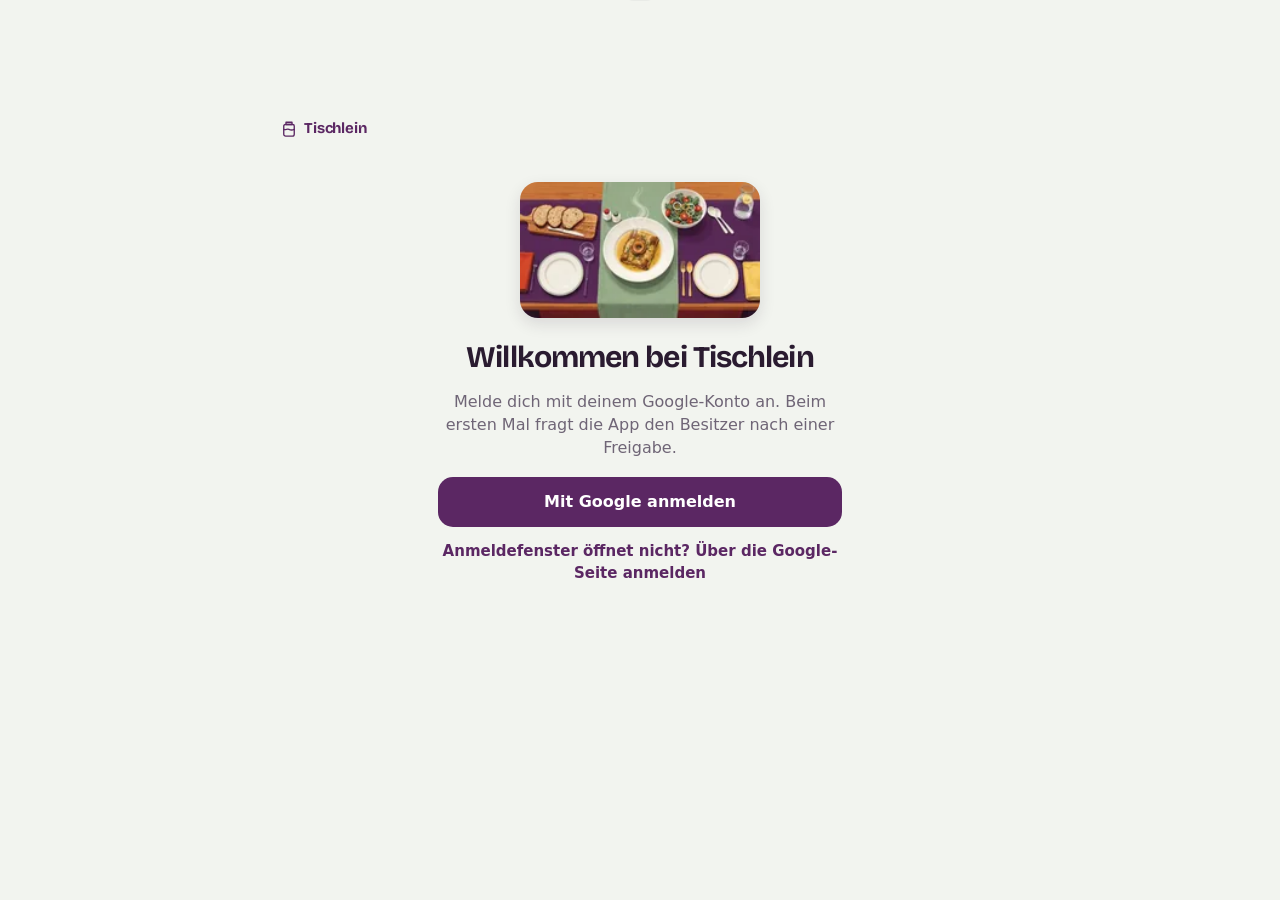
<file: index.html>
<!DOCTYPE html>
<html lang="de">
<head>
  <meta charset="utf-8">
  <meta name="viewport" content="width=device-width, initial-scale=1, viewport-fit=cover">
  <meta name="theme-color" content="#F2F4EF" media="(prefers-color-scheme: light)">
  <meta name="theme-color" content="#1B1420" media="(prefers-color-scheme: dark)">
  <meta name="apple-mobile-web-app-capable" content="yes">
  <meta name="mobile-web-app-capable" content="yes">
  <meta name="apple-mobile-web-app-status-bar-style" content="default">
  <meta name="apple-mobile-web-app-title" content="Tischlein">
  <meta name="description" content="Tischlein – Abendessen planen, Vorrat im Blick, einmal pro Woche einkaufen.">
  <link rel="manifest" href="manifest.webmanifest">
  <link rel="icon" href="icon.svg" type="image/svg+xml">
  <link rel="apple-touch-icon" href="icon-180.png">
  <link rel="preload" href="fonts/BricolageGrotesque-Bold.woff" as="font" type="font/woff" crossorigin>
  <link rel="stylesheet" href="app.css">
  <title>Tischlein</title>
</head>
<body>
  <header class="masthead" id="masthead"></header>
  <main id="view" tabindex="-1"></main>
  <button class="fab" id="fab" data-action="voice" aria-label="Spracheingabe"></button>
  <nav class="tabbar" id="tabbar" aria-label="Hauptnavigation"></nav>
  <div class="sheet-backdrop" id="backdrop" data-action="close-sheet"></div>
  <section class="sheet" id="sheet" role="dialog" aria-modal="true" aria-labelledby="sheetTitle"></section>
  <div class="toast" id="toast" role="status" aria-live="polite"></div>
  <div class="sync" id="sync" role="status" aria-live="polite"></div>
  <script src="config.js"></script>
  <script src="core/domain.js"></script>
  <script src="net.js"></script>
  <script src="img/bilder.js"></script>
  <script src="illus.js"></script>
  <script src="seed.js"></script>
  <script src="app.js"></script>
</body>
</html>
</file>
<file: app.css>
/* Tischlein – Gestaltung
 * Palette aus der Küche: Porzellan (Grund), Aubergine (Tinte & Aktion), Salbei (frisch/ok),
 * Kürbis (bald aufbrauchen), Paprika (abgelaufen/fehlt), Zitrone (Hervorhebung), Holz (Regal).
 * Schrift: Bricolage Grotesque für Überschriften (Marktschild-Charakter), Systemschrift für Text. */

/* Selbst gehostete Schrift (SIL Open Font License, siehe fonts/OFL.txt) – keine Anfragen an Google Fonts. */
@font-face { font-family: "Bricolage Grotesque"; src: url("fonts/BricolageGrotesque-Regular.woff") format("woff"); font-weight: 300 599; font-display: swap; }
@font-face { font-family: "Bricolage Grotesque"; src: url("fonts/BricolageGrotesque-Bold.woff") format("woff"); font-weight: 600 900; font-display: swap; }
:root {
  --porzellan: #F2F4EF;
  --surface: #FFFFFF;
  --surface-2: #E8ECE5;
  --ink: #2A1B30;
  --muted: #6F6576;
  --line: #DEE3DA;
  --aub: #5B2763;
  --aub-ink: #FFFFFF;
  --aub-soft: #EFE4F0;
  --aub2: #8E4C93;
  --salbei: #8DB88F;
  --salbei-dk: #3F7449;
  --salbei-soft: #E2EFDF;
  --kuerbis: #EE9B32;
  --kuerbis-dk: #A85F07;
  --kuerbis-soft: #FCEBD2;
  --paprika: #D8462C;
  --paprika-dk: #B23218;
  --paprika-soft: #FADDD6;
  --zitrone: #F3D96B;
  --holz: #C58E5C;
  --holz-dk: #9D6A3E;
  --glas: rgba(255, 255, 255, .72);
  --glas-rand: rgba(91, 39, 99, .16);
  --frost: #7FA9C9;
  --radius-l: 26px;
  --radius-m: 18px;
  --radius-s: 12px;
  --shadow: 0 1px 0 rgba(42, 27, 48, .04), 0 10px 30px -12px rgba(42, 27, 48, .18);
  --tabbar-h: 66px;
  --safe-b: env(safe-area-inset-bottom, 0px);
  --safe-t: env(safe-area-inset-top, 0px);
  --display: "Bricolage Grotesque", "Avenir Next", "Segoe UI", system-ui, sans-serif;
  --text: -apple-system, BlinkMacSystemFont, "SF Pro Text", "Segoe UI", Roboto, system-ui, sans-serif;
  color-scheme: light dark;
}
@media (prefers-color-scheme: dark) {
  :root {
    --porzellan: #1B1420; --surface: #261D2C; --surface-2: #33283A; --ink: #F3EEF4; --muted: #B1A6B6; --line: #3A2F41;
    --aub: #C99BD0; --aub-ink: #22142A; --aub-soft: #3B2944; --aub2: #A26AA8;
    --salbei-dk: #9BD0A0; --salbei-soft: #253A2A; --kuerbis-dk: #F2B45E; --kuerbis-soft: #3E2D17; --paprika-dk: #F28B78; --paprika-soft: #43231E;
    --holz: #8C6243; --holz-dk: #6E4B31; --glas: rgba(255, 255, 255, .09); --glas-rand: rgba(255, 255, 255, .14);
    --shadow: 0 1px 0 rgba(0, 0, 0, .25), 0 12px 30px -12px rgba(0, 0, 0, .6);
  }
}

* { box-sizing: border-box; -webkit-tap-highlight-color: transparent; }
html, body { margin: 0; background: var(--porzellan); color: var(--ink); }
body { font: 16px/1.45 var(--text); min-height: 100vh; padding-bottom: calc(var(--tabbar-h) + var(--safe-b) + 96px); -webkit-font-smoothing: antialiased; }
button, input, select, textarea { font: inherit; color: inherit; }
:focus-visible { outline: 3px solid var(--kuerbis); outline-offset: 2px; border-radius: 8px; }
@media (prefers-reduced-motion: reduce) { *, *::before, *::after { transition: none !important; animation: none !important; } }

/* --- Illustrations-Farben -------------------------------------------------- */
.f-aub { fill: var(--aub); } .f-aub2 { fill: var(--aub2); } .f-ink { fill: var(--ink); }
.f-sal { fill: var(--salbei); } .f-kur { fill: var(--kuerbis); } .f-pap { fill: var(--paprika); } .f-pap2 { fill: var(--paprika-dk); } .f-zit { fill: var(--zitrone); }
.f-wood { fill: var(--holz); } .f-wood2 { fill: var(--holz-dk); } .f-plate { fill: var(--surface); stroke: var(--line); stroke-width: 1.2; } .f-plate2 { fill: var(--surface-2); }
.f-card { fill: var(--surface); stroke: var(--line); stroke-width: 1.2; } .f-card2 { fill: var(--surface-2); stroke: var(--line); stroke-width: 1.2; }
.f-bowl { fill: var(--aub); } .f-broth { fill: #E9C46A; } .f-dump { fill: #F1E0BF; stroke: #D7BE8E; stroke-width: 1; }
.f-bun { fill: #E3A55A; } .f-seed { fill: #FFF3D8; } .f-patty { fill: #6B3B22; } .f-crust { fill: #E8B66F; } .f-egg { fill: #FFFDF6; stroke: #EADFC6; stroke-width: 1; }
.f-pan { fill: #3B3340; } .f-cloche { fill: var(--aub2); } .f-shine { fill: #FFFFFF; } .f-shadow { fill: rgba(42, 27, 48, .12); }
.f-lid { fill: var(--aub); } .f-glass { fill: var(--glas); stroke: var(--glas-rand); stroke-width: 1.2; } .f-bg { fill: var(--porzellan); }
.s-pasta { stroke: #F2CF6B; } .s-steam { stroke: var(--muted); opacity: .45; } .s-ink { stroke: var(--ink); } .s-kur { stroke: var(--kuerbis); } .s-sal2 { stroke: var(--salbei-dk); } .s-salk { stroke: var(--salbei-dk); }
.s-cheese { stroke: #FFE7A3; } .s-cut { stroke: #7a3a1f; } .s-panh { stroke: #3B3340; } .s-line { stroke: var(--line); } .s-aub { stroke: var(--aub); } .s-white { stroke: #fff; } .s-plate { stroke: #fff; } .s-frost { stroke: var(--frost); }

/* --- Kopf ------------------------------------------------------------------ */
.masthead { position: relative; padding: calc(var(--safe-t) + 18px) 20px 6px; max-width: 760px; margin: 0 auto; display: grid; grid-template-columns: 1fr auto; align-items: end; min-height: 132px; }
.masthead .brand { font-family: var(--display); font-weight: 700; font-size: 15px; letter-spacing: -.01em; color: var(--aub); display: flex; align-items: center; gap: 6px; }
.masthead .brand svg { width: 18px; height: 18px; }
.masthead h1 { font-family: var(--display); font-weight: 750; font-size: 40px; line-height: .98; letter-spacing: -.035em; margin: 6px 0 4px; }
.masthead .date { color: var(--muted); font-size: 14px; }
.masthead .scene { width: 150px; height: 84px; margin-right: -6px; }
.masthead .gear { position: absolute; top: calc(var(--safe-t) + 12px); right: 16px; }
.demo-flag { display: inline-block; font-size: 12px; font-weight: 650; color: var(--kuerbis-dk); background: var(--kuerbis-soft); border-radius: 999px; padding: 2px 9px; margin-left: 4px; }

main { padding: 4px 16px 0; max-width: 760px; margin: 0 auto; outline: none; }
.sec { font-family: var(--display); font-weight: 700; font-size: 21px; letter-spacing: -.02em; margin: 28px 4px 12px; display: flex; justify-content: space-between; align-items: baseline; gap: 12px; }
.sec .aside { font-family: var(--text); font-size: 14px; font-weight: 500; color: var(--muted); letter-spacing: 0; }
h3 { margin: 0; font-family: var(--display); font-size: 20px; letter-spacing: -.02em; }

/* --- Flächen ------------------------------------------------------------------ */
.panel { background: var(--surface); border-radius: var(--radius-m); box-shadow: var(--shadow); overflow: hidden; margin-bottom: 12px; }
.row { display: flex; align-items: center; gap: 12px; padding: 12px 16px; min-height: 56px; position: relative; }
.row + .row::before { content: ""; position: absolute; top: 0; left: 16px; right: 0; border-top: 1px solid var(--line); }
.row.indent + .row.indent::before { left: 64px; }
.row .grow { flex: 1; min-width: 0; }
.row .title { font-weight: 600; }
.row .sub { font-size: 13.5px; color: var(--muted); margin-top: 1px; }
.tap { cursor: pointer; }
.tap:active { background: var(--surface-2); }
.qty { font-variant-numeric: tabular-nums; font-weight: 650; white-space: nowrap; text-align: right; }
.muted { color: var(--muted); } .small { font-size: 13.5px; }

.dish { width: 44px; height: 44px; flex: none; }
.dish.lg { width: 108px; height: 108px; }
.dept { width: 26px; height: 26px; flex: none; }

/* Heute: Teller-Bühne */
.tonight { position: relative; background: var(--aub); color: #fff; border-radius: var(--radius-l); padding: 22px 20px 20px; overflow: hidden; box-shadow: var(--shadow); }
.tonight::after { content: ""; position: absolute; right: -60px; top: -60px; width: 240px; height: 240px; border-radius: 50%; background: rgba(255, 255, 255, .07); }
.tonight .when { font-size: 14px; opacity: .8; }
.tonight h2 { font-family: var(--display); font-size: 34px; line-height: 1.02; letter-spacing: -.03em; margin: 6px 0 10px; max-width: 62%; font-weight: 750; }
.tonight .facts { display: flex; gap: 14px; font-size: 14px; opacity: .9; }
.tonight .dish.lg { position: absolute; right: 10px; top: 14px; z-index: 1; filter: drop-shadow(0 10px 14px rgba(0, 0, 0, .25)); }
.tonight .ing { display: flex; flex-wrap: wrap; gap: 6px; margin: 18px 0 18px; position: relative; z-index: 1; }
.tonight .tag { background: rgba(255, 255, 255, .14); color: #fff; }
.tonight .tag.missing { background: var(--kuerbis); color: #2A1B30; }
.tonight .tag.unclear { background: transparent; border: 1px dashed rgba(255, 255, 255, .5); }
.tonight .btn { background: rgba(255, 255, 255, .16); color: #fff; }
.tonight .btn.primary { background: #fff; color: var(--aub); }
@media (prefers-color-scheme: dark) { .tonight { background: #4A2652; } .tonight .btn.primary { color: #4A2652; } }

.tag { display: inline-flex; align-items: center; gap: 5px; font-size: 13px; font-weight: 600; padding: 5px 10px; border-radius: 999px; white-space: nowrap; }
.tag.ok { background: var(--salbei-soft); color: var(--salbei-dk); }
.tag.warn { background: var(--kuerbis-soft); color: var(--kuerbis-dk); }
.tag.bad { background: var(--paprika-soft); color: var(--paprika-dk); }
.tag.plain { background: var(--surface-2); color: var(--muted); }
.tag.unclear { border: 1px dashed var(--muted); color: var(--muted); }
.dot { width: 10px; height: 10px; border-radius: 50%; flex: none; background: var(--line); }
.dot.ok { background: var(--salbei); } .dot.warn { background: var(--kuerbis); } .dot.bad { background: var(--paprika); } .dot.unclear { background: transparent; border: 1.5px dashed var(--muted); }

/* Bald aufbrauchen: Streifen */
.strip { display: flex; gap: 10px; overflow-x: auto; padding: 2px 2px 8px; scrollbar-width: none; scroll-snap-type: x mandatory; }
.strip::-webkit-scrollbar { display: none; }
.strip .item { flex: 0 0 auto; width: 132px; scroll-snap-align: start; background: var(--surface); border-radius: var(--radius-m); padding: 12px; box-shadow: var(--shadow); cursor: pointer; }
.strip .item .n { font-weight: 650; margin: 8px 0 2px; line-height: 1.2; }
.strip .item .q { font-size: 13px; color: var(--muted); }

/* --- Vorratsregal --------------------------------------------------------------- */
.view-toggle { display: inline-flex; background: var(--surface-2); border-radius: 999px; padding: 3px; }
.view-toggle button { border: 0; background: none; border-radius: 999px; padding: 6px 14px; font-size: 14px; font-weight: 600; color: var(--muted); cursor: pointer; }
.view-toggle button.on { background: var(--surface); color: var(--ink); box-shadow: var(--shadow); }
.shelf { position: relative; margin: 6px 0 26px; padding: 0 4px; }
.shelf-head { display: flex; justify-content: space-between; align-items: baseline; margin: 0 6px 10px; }
.shelf-head b { font-family: var(--display); font-size: 19px; letter-spacing: -.02em; }
.shelf-head .count { color: var(--muted); font-size: 14px; }
.shelf-head .inv { border: 0; background: none; color: var(--aub); font-weight: 650; cursor: pointer; font-size: 14px; }
.shelf .jars { display: grid; grid-template-columns: repeat(auto-fill, minmax(76px, 1fr)); gap: 16px 10px; padding: 0 8px 0; position: relative; }
.shelf .board { height: 12px; border-radius: 4px; background: linear-gradient(var(--holz), var(--holz-dk)); box-shadow: 0 8px 14px -8px rgba(60, 30, 10, .55); margin-top: -2px; position: relative; z-index: 0; }
.shelf.frost .board { background: linear-gradient(#B9D3E6, #8EB2CC); }
.shelf.frost .jar .body { background: linear-gradient(180deg, rgba(220, 236, 247, .7), rgba(255, 255, 255, .55)); }
.shelf .row-board { grid-column: 1 / -1; height: 0; }

.jar { border: 0; background: none; padding: 0; cursor: pointer; display: flex; flex-direction: column; align-items: center; text-align: center; position: relative; z-index: 1; }
.jar .lid { width: 62%; height: 9px; border-radius: 4px 4px 2px 2px; background: var(--aub); position: relative; transition: transform .25s; }
.jar.opened .lid { transform: translateY(-5px) rotate(-14deg); }
.jar .lid i { position: absolute; right: -4px; top: -4px; width: 10px; height: 10px; border-radius: 50%; border: 2px solid var(--porzellan); }
.jar .lid i.warn { background: var(--kuerbis); } .jar .lid i.bad { background: var(--paprika); }
.jar .body { width: 78%; aspect-ratio: 3 / 3.6; border-radius: 10px 10px 13px 13px; background: var(--glas); border: 1.5px solid var(--glas-rand); position: relative; overflow: hidden; margin-top: 2px;
  box-shadow: inset 6px 0 0 -2px rgba(255, 255, 255, .55); }
.jar .fill { position: absolute; left: 4px; right: 4px; bottom: 4px; border-radius: 6px 6px 9px 9px; transition: height .6s cubic-bezier(.2, .8, .2, 1); }
.jar .label { position: absolute; left: 50%; top: 40%; transform: translate(-50%, -50%) rotate(-2deg); background: #FFFDF7; color: #2A1B30; font-size: 10.5px; font-weight: 700; line-height: 1.1; padding: 3px 5px; border-radius: 3px; max-width: 86%; box-shadow: 0 1px 2px rgba(0, 0, 0, .12); overflow: hidden; text-overflow: ellipsis; white-space: nowrap; }
.jar .name { margin-top: 8px; font-size: 13px; font-weight: 600; line-height: 1.15; max-width: 100%; overflow: hidden; display: -webkit-box; -webkit-line-clamp: 2; -webkit-box-orient: vertical; min-height: 30px; hyphens: auto; -webkit-hyphens: auto; }
.jar .amount { font-size: 12px; color: var(--muted); font-variant-numeric: tabular-nums; }
.jar:active .body { transform: scale(.96); }
.fill.c-obst { background: linear-gradient(#A8D0A4, #6FA874); }
.fill.c-brot { background: linear-gradient(#F0C98D, #D99F55); }
.fill.c-kuehl { background: linear-gradient(#FFF1C7, #F3D58A); }
.fill.c-tk { background: linear-gradient(#D6E8F5, #A9C8E0); }
.fill.c-vorrat { background: linear-gradient(#F4B76A, #E08B3A); }
.fill.c-haus { background: linear-gradient(#D2B8DA, #A27BB0); }
.fill.c-sonst { background: linear-gradient(#E3D7CC, #C9B8A6); }
.legend { display: flex; gap: 14px; flex-wrap: wrap; font-size: 13px; color: var(--muted); margin: 0 6px 14px; }
.legend span { display: inline-flex; gap: 6px; align-items: center; }

/* --- Steuerelemente ------------------------------------------------------------ */
.btn { border: 0; border-radius: 15px; padding: 13px 18px; font-weight: 650; cursor: pointer; background: var(--surface-2); min-height: 50px; display: inline-flex; align-items: center; justify-content: center; gap: 8px; transition: transform .1s; }
.btn:active { transform: scale(.98); }
.btn.primary { background: var(--aub); color: var(--aub-ink); }
.btn.danger { background: var(--paprika-soft); color: var(--paprika-dk); }
.btn.block { width: 100%; }
.btn:disabled { opacity: .45; cursor: default; }
.btn-row { display: flex; gap: 10px; }
.btn-row .btn { flex: 1; }
.link { background: none; border: 0; color: var(--aub); font-weight: 650; cursor: pointer; padding: 0; font-size: 15px; }
.mini { border: 0; background: var(--surface-2); border-radius: 11px; min-width: 40px; height: 40px; padding: 0 12px; font-weight: 650; cursor: pointer; }
.chips { display: flex; gap: 8px; overflow-x: auto; padding: 2px 2px 12px; scrollbar-width: none; }
.chips::-webkit-scrollbar { display: none; }
.chip { border: 1.5px solid var(--line); background: var(--surface); border-radius: 999px; padding: 7px 15px; font-size: 14.5px; font-weight: 600; white-space: nowrap; cursor: pointer; }
.chip.on { background: var(--aub); color: var(--aub-ink); border-color: var(--aub); }
.stepper { display: inline-flex; align-items: center; gap: 2px; background: var(--surface-2); border-radius: 13px; padding: 3px; }
.stepper button { width: 36px; height: 36px; border: 0; border-radius: 10px; background: var(--surface); font-size: 19px; font-weight: 600; cursor: pointer; color: var(--aub); }
.stepper span { min-width: 30px; text-align: center; font-weight: 700; font-variant-numeric: tabular-nums; }
.check { width: 28px; height: 28px; border-radius: 50%; border: 2px solid var(--line); flex: none; display: grid; place-items: center; cursor: pointer; background: var(--surface); padding: 0; color: transparent; transition: background .15s, border-color .15s; }
.check.on { background: var(--salbei-dk); border-color: var(--salbei-dk); color: #fff; }
.check svg { width: 16px; height: 16px; fill: none; stroke: currentColor; stroke-width: 3; stroke-linecap: round; stroke-linejoin: round; }
.row.done .title { text-decoration: line-through; text-decoration-color: var(--muted); color: var(--muted); }
input[type=text], input[type=number], input[type=date], input[type=search], select, textarea { width: 100%; border: 1.5px solid var(--line); background: var(--surface); border-radius: var(--radius-s); padding: 11px 12px; min-height: 46px; font-size: 16px; }
input:focus, select:focus, textarea:focus { border-color: var(--aub); outline: none; }
textarea { min-height: 96px; resize: vertical; }
.need { border-color: var(--kuerbis) !important; background: var(--kuerbis-soft) !important; }
.field { margin-bottom: 12px; }
.field label { display: block; font-size: 13.5px; color: var(--muted); margin: 0 0 5px 2px; font-weight: 550; }
.grid2 { display: grid; grid-template-columns: 1fr 1fr; gap: 10px; }
.grid3 { display: grid; grid-template-columns: 1fr 1fr 1fr; gap: 8px; }
.inline-add { display: flex; gap: 8px; margin-bottom: 14px; }
.inline-add input { flex: 1; }
.seg { display: flex; background: var(--surface-2); border-radius: 13px; padding: 3px; gap: 2px; }
.seg button { flex: 1; border: 0; background: none; border-radius: 10px; padding: 9px 4px; font-size: 14.5px; font-weight: 650; cursor: pointer; color: var(--muted); }
.seg button.on { background: var(--surface); color: var(--aub); box-shadow: var(--shadow); }
.seg.need { outline: 2px solid var(--kuerbis); outline-offset: 1px; background: var(--kuerbis-soft); }
.empty { text-align: center; padding: 28px 22px 30px; color: var(--muted); }
.empty .scene { display: block; margin: 0 auto 8px; }
.empty svg.scene { width: 180px; height: 100px; margin-bottom: 8px; }
.note { background: var(--kuerbis-soft); border-radius: 14px; padding: 12px 14px; font-size: 14.5px; margin-bottom: 12px; }
.note.info { background: var(--aub-soft); }

/* Woche */
.day { display: grid; grid-template-columns: 46px 40px 1fr auto; gap: 10px; align-items: center; }
.day .d { text-align: center; line-height: 1.05; }
.day .d small { color: var(--muted); font-size: 13px; display: block; }
.day .d b { font-family: var(--display); font-size: 23px; letter-spacing: -.02em; }
.day.today { background: var(--aub-soft); }
.day.today .d b { color: var(--aub); }
.day .dish { width: 40px; height: 40px; }
.day .pick { position: relative; }
.day .pick .title { line-height: 1.2; }
.day .pick select { position: absolute; inset: 0; opacity: 0; width: 100%; height: 100%; min-height: 0; cursor: pointer; }
.day .pick select:disabled { cursor: default; }
.day .state { display: block; }
.day .state { font-size: 12.5px; color: var(--muted); }
.day .state.v { color: var(--kuerbis-dk); font-weight: 650; }
.day .state.k { color: var(--salbei-dk); font-weight: 650; }

/* Kochbuch: Karten mit Teller */
.recipes { display: grid; grid-template-columns: repeat(auto-fill, minmax(156px, 1fr)); gap: 12px; }
.rcard { background: var(--surface); border-radius: var(--radius-m); box-shadow: var(--shadow); padding: 14px 14px 12px; cursor: pointer; text-align: left; border: 0; display: flex; flex-direction: column; gap: 6px; }
.rcard .dish { width: 70px; height: 70px; margin: 0 0 4px -4px; }
.rcard b { font-family: var(--display); font-size: 17px; line-height: 1.12; letter-spacing: -.015em; }
.rcard .m { font-size: 13px; color: var(--muted); }
.rcard .fav { position: absolute; }
.rcard-wrap { position: relative; }
.rcard-wrap .star { position: absolute; top: 12px; right: 12px; color: var(--kuerbis); font-size: 18px; }

/* Einkauf */
.dept-head { display: flex; align-items: center; gap: 10px; margin: 24px 6px 10px; }
.dept-head b { font-family: var(--display); font-size: 19px; letter-spacing: -.02em; flex: 1; }
.dept-head .n { color: var(--muted); font-size: 14px; }
.progress { height: 8px; background: var(--surface-2); border-radius: 99px; overflow: hidden; margin: 2px 4px 6px; }
.progress i { display: block; height: 100%; background: var(--salbei-dk); border-radius: 99px; transition: width .4s; }
.sticky-cta { position: sticky; bottom: calc(var(--tabbar-h) + var(--safe-b) + 12px); z-index: 4; margin-top: 16px; box-shadow: 0 10px 24px -8px rgba(91, 39, 99, .55); }

/* Tabbar */
.tabbar { position: fixed; left: 10px; right: 10px; bottom: calc(var(--safe-b) + 8px); z-index: 10; display: grid; grid-template-columns: repeat(6, 1fr); height: var(--tabbar-h);
  background: color-mix(in srgb, var(--surface) 88%, transparent); backdrop-filter: saturate(1.6) blur(20px); -webkit-backdrop-filter: saturate(1.6) blur(20px);
  border-radius: 24px; box-shadow: 0 12px 34px -10px rgba(42, 27, 48, .35), 0 0 0 1px var(--line); max-width: 560px; margin: 0 auto; }
.tabbar button { border: 0; background: none; display: flex; flex-direction: column; align-items: center; justify-content: center; gap: 3px; color: var(--muted); font-size: 10.5px; font-weight: 650; cursor: pointer; padding: 0; position: relative; }
.ico { width: 24px; height: 24px; fill: none; stroke: currentColor; stroke-width: 1.8; stroke-linecap: round; stroke-linejoin: round; }
.ico .dotfill { fill: currentColor; stroke: none; }
.tabbar button.on { color: var(--aub); }
.tabbar button.on .ico { stroke-width: 2.2; }
.tabbar button.on::before { content: ""; position: absolute; top: 7px; width: 40px; height: 32px; border-radius: 12px; background: var(--aub-soft); z-index: -1; }
.tabbar .badge { position: absolute; top: 7px; left: calc(50% + 7px); min-width: 17px; height: 17px; border-radius: 9px; background: var(--paprika); color: #fff; font-size: 10.5px; font-weight: 700; display: grid; place-items: center; padding: 0 4px; }

.fab { position: fixed; right: 18px; bottom: calc(var(--tabbar-h) + var(--safe-b) + 22px); z-index: 11; width: 58px; height: 58px; border-radius: 20px; border: 0; background: var(--aub); color: var(--aub-ink);
  box-shadow: 0 12px 26px -8px rgba(91, 39, 99, .7); display: grid; place-items: center; cursor: pointer; }
.fab .ico { width: 26px; height: 26px; stroke-width: 2; }
.gear { width: 42px; height: 42px; border-radius: 14px; border: 0; background: var(--surface); box-shadow: var(--shadow); display: grid; place-items: center; cursor: pointer; color: var(--ink); }
.gear .ico { width: 21px; height: 21px; }

/* Sheet */
.sheet-backdrop { position: fixed; inset: 0; background: rgba(27, 15, 32, .42); opacity: 0; pointer-events: none; transition: opacity .2s; z-index: 20; }
.sheet-backdrop.open { opacity: 1; pointer-events: auto; }
.sheet { position: fixed; left: 0; right: 0; bottom: 0; z-index: 21; max-height: 92vh; overflow-y: auto; overscroll-behavior: contain; background: var(--porzellan); border-radius: 28px 28px 0 0;
  padding: 8px 18px calc(24px + var(--safe-b)); transform: translateY(105%); transition: transform .3s cubic-bezier(.2, .9, .2, 1); max-width: 760px; margin: 0 auto; }
.sheet.open { transform: none; }
.sheet .grab { width: 40px; height: 5px; border-radius: 3px; background: var(--line); margin: 4px auto 12px; }
.sheet-head { display: flex; justify-content: space-between; align-items: center; margin-bottom: 14px; gap: 12px; }
.sheet-head h3 { font-size: 24px; line-height: 1.08; }
.sheet-head .x { width: 38px; height: 38px; border-radius: 50%; border: 0; background: var(--surface-2); cursor: pointer; display: grid; place-items: center; flex: none; }
.sheet-head .x svg { width: 16px; height: 16px; fill: none; stroke: currentColor; stroke-width: 2.4; stroke-linecap: round; }
.sheet-hero { display: flex; align-items: center; gap: 14px; margin-bottom: 14px; }
.sheet-hero .dish { width: 76px; height: 76px; }

.toast { position: fixed; left: 50%; top: calc(var(--safe-t) + 12px); transform: translate(-50%, -150%); z-index: 30; max-width: 92vw; background: var(--ink); color: var(--porzellan);
  padding: 12px 18px; border-radius: 16px; font-weight: 650; font-size: 15px; box-shadow: var(--shadow); transition: transform .28s cubic-bezier(.2, .9, .2, 1); }
.toast.show { transform: translate(-50%, 0); }
.toast.err { background: var(--paprika-dk); color: #fff; }

.mic-big { width: 96px; height: 96px; border-radius: 32px; border: 0; background: var(--aub); color: var(--aub-ink); display: grid; place-items: center; margin: 6px auto 14px; cursor: pointer; }
.mic-big .ico { width: 42px; height: 42px; }
.mic-big.live { animation: pulse 1.2s infinite; background: var(--paprika); }
@keyframes pulse { 0% { box-shadow: 0 0 0 0 rgba(216, 70, 44, .45); } 100% { box-shadow: 0 0 0 24px rgba(216, 70, 44, 0); } }
.action-card { background: var(--surface); border-radius: var(--radius-m); padding: 14px; margin-bottom: 10px; box-shadow: var(--shadow); }
.action-card .raw { font-size: 13.5px; color: var(--muted); margin-bottom: 8px; font-style: italic; }
.steps { padding-left: 22px; margin: 4px 0 0; }
.steps li { margin-bottom: 8px; padding-left: 4px; }
.steps li::marker { font-family: var(--display); font-weight: 700; color: var(--aub); }

@media (min-width: 900px) {
  body { padding-bottom: 40px; }
  .tabbar { top: 50%; bottom: auto; left: 18px; right: auto; transform: translateY(-50%); width: 84px; height: auto; grid-template-columns: 1fr; grid-auto-rows: 72px; padding: 8px 0; }
  .tabbar button.on::before { top: 9px; }
  .fab { bottom: 28px; right: 28px; }
}

/* Echte Bilder (Canva) mit Vektor-Rückfall */
.pic { display: inline-block; position: relative; flex: none; overflow: hidden; }
.pic img { display: block; width: 100%; height: 100%; object-fit: cover; }
.pic > svg.fb { display: none; width: 100%; height: 100%; }
.pic.fail img { display: none; }
.pic.fail > svg.fb { display: block; }
.pic.dish { border-radius: 50%; background: var(--surface-2); }
.pic.dish img { transform: scale(1.06); }
.pic.scene { border-radius: 18px; box-shadow: 0 6px 16px rgba(42, 27, 48, .12); }
.empty .pic.scene { width: 180px; height: 100px; }
.tonight .pic.dish.lg { box-shadow: 0 0 0 4px rgba(255, 255, 255, .16); filter: drop-shadow(0 10px 14px rgba(0, 0, 0, .3)); }
@media (prefers-color-scheme: dark) {
  .pic img { filter: brightness(.86) saturate(.92); }
  .pic.scene { box-shadow: 0 0 0 1px rgba(255, 255, 255, .08); }
}
.masthead { min-height: 146px; }
.masthead .pic.scene { width: 140px; height: 79px; margin-bottom: 4px; }

/* Anmeldung & Status */
body.locked .tabbar, body.locked .fab { display: none; }
.auth { max-width: 420px; margin: 24px auto; text-align: center; padding: 8px 8px 40px; }
.auth .scene, .auth svg.scene { width: 240px; height: 136px; margin: 0 auto 18px; display: block; }
.auth h2 { font-family: var(--display); font-size: 30px; letter-spacing: -.03em; margin: 8px 0 10px; }
.auth p { color: var(--muted); line-height: 1.45; margin: 0 0 18px; }
.gbtn { min-height: 46px; display: flex; justify-content: center; }
.busy { display: none; margin-left: 6px; font-size: 12px; font-weight: 650; color: var(--muted); font-family: var(--text); }
.busy.on { display: inline-block; animation: pulse 1.2s ease-in-out infinite; }
@keyframes pulse { 50% { opacity: .35; } }
.mini.primary { background: var(--aub); color: #fff; }
.btn.primary[data-action="user-decide"] { flex: 1; }
.btn[data-action="user-decide"] { flex: 1; }

/* Speicherstatus (online): sofort sichtbar, „gespeichert“ erst nach Server-Bestätigung */
.sync { position: fixed; left: 50%; top: calc(var(--safe-t) + 12px); transform: translate(-50%, -20px); opacity: 0; pointer-events: none;
  background: var(--ink-strong, #2A1B30); color: #fff; padding: 9px 16px; border-radius: 999px; font-size: 14px; font-weight: 650; box-shadow: var(--shadow);
  display: flex; align-items: center; gap: 8px; transition: opacity .2s, transform .25s cubic-bezier(.2, .9, .2, 1); z-index: 60; white-space: nowrap; max-width: calc(100vw - 32px); overflow: hidden; text-overflow: ellipsis; }
.sync.on { opacity: 1; transform: translate(-50%, 0); }
.sync.ok { background: var(--salbei-dk, #4E7F52); }
.sync .spin { width: 14px; height: 14px; border-radius: 50%; border: 2px solid rgba(255, 255, 255, .35); border-top-color: #fff; animation: spin .8s linear infinite; flex: none; }
@keyframes spin { to { transform: rotate(360deg); } }

/* Rezept-Import */
.import-cta { width: 100%; display: flex; align-items: center; gap: 12px; text-align: left; border: 0; cursor: pointer; margin: 0 0 14px;
  background: var(--surface); border-radius: var(--radius-m); padding: 14px 16px; box-shadow: var(--shadow); color: inherit; font: inherit; }
.import-cta svg { width: 30px; height: 30px; flex: none; color: var(--aub); }
.import-cta span:nth-child(2) { flex: 1; display: flex; flex-direction: column; gap: 2px; }
.import-cta small { color: var(--muted); font-size: 13px; }
.imp-photo { width: 100%; max-height: 190px; object-fit: cover; border-radius: 16px; margin: 0 0 12px; display: block; }
.ing-card.unclear { box-shadow: inset 3px 0 0 var(--warn); }
.ing-check { margin-top: 10px; font-weight: 600; }
.ing-check.unclear { color: var(--warn); }
.ing-check.ok { color: var(--salbei-dk, #4E7F52); }
.pic.recipe-photo img { transform: none; }
</file>
